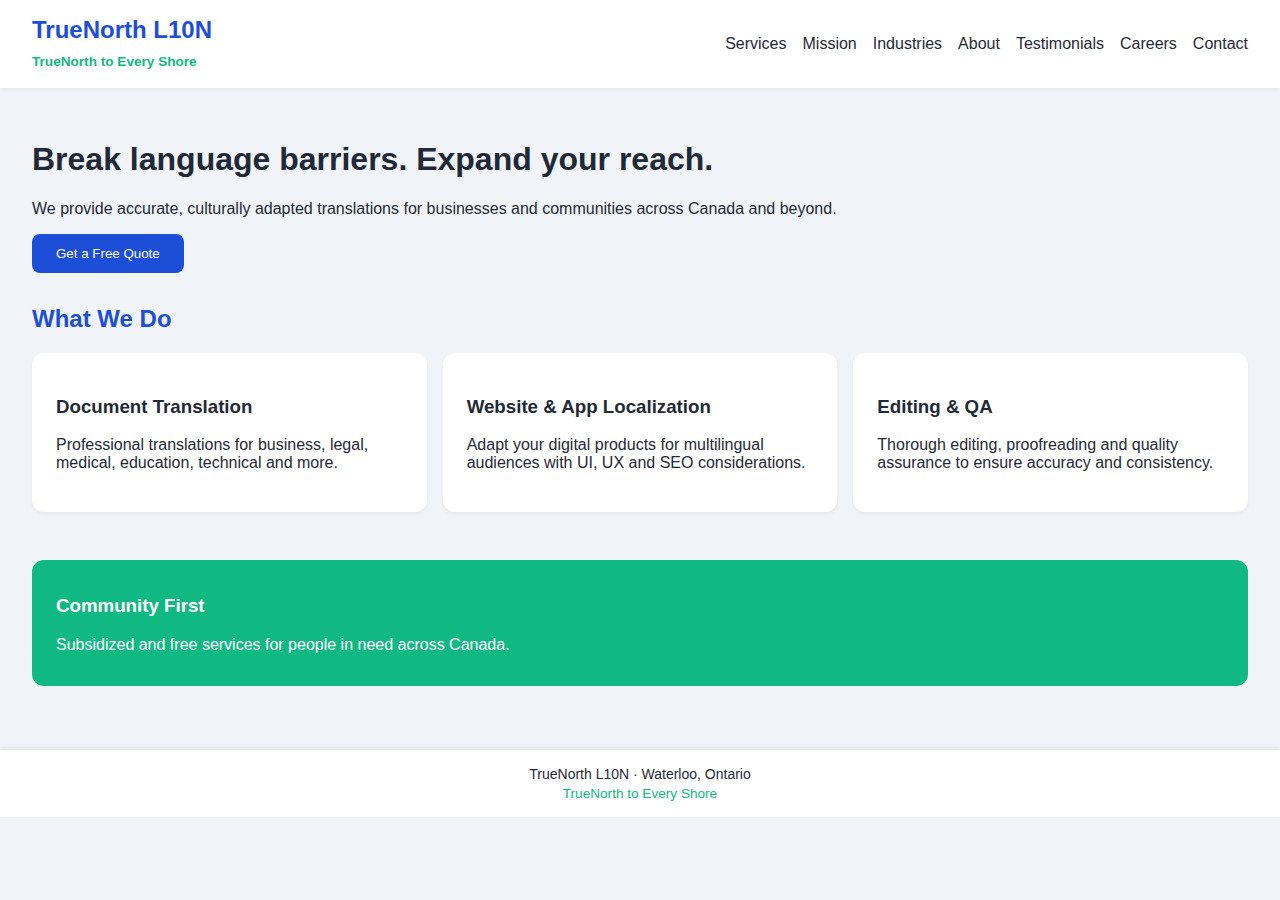
<file: index.html>
<!DOCTYPE html>
<html lang="en">
<head>
  <meta charset="UTF-8">
  <meta name="viewport" content="width=device-width, initial-scale=1.0">
  <title>TrueNorth L10N</title>
  <link rel="stylesheet" href="styles.css">
</head>
<body>
  <header>
    <nav>
      <div class="brand">TrueNorth L10N<br><span class="tagline">TrueNorth to Every Shore</span></div>
      <ul>
        <li><a href="services.html">Services</a></li>
        <li><a href="mission.html">Mission</a></li>
        <li><a href="industries.html">Industries</a></li>
        <li><a href="about.html">About</a></li>
        <li><a href="testimonials.html">Testimonials</a></li>
        <li><a href="careers.html">Careers</a></li>
        <li><a href="contact.html">Contact</a></li>
      </ul>
    </nav>
  </header>
  <main>
    <section class="section">
      <h1>Break language barriers. Expand your reach.</h1>
      <p>We provide accurate, culturally adapted translations for businesses and communities across Canada and beyond.</p>
      <p><a href="contact.html"><button>Get a Free Quote</button></a></p>
    </section>
    <section class="section">
      <h2>What We Do</h2>
      <div class="cards">
        <div class="card">
          <h3>Document Translation</h3>
          <p>Professional translations for business, legal, medical, education, technical and more.</p>
        </div>
        <div class="card">
          <h3>Website & App Localization</h3>
          <p>Adapt your digital products for multilingual audiences with UI, UX and SEO considerations.</p>
        </div>
        <div class="card">
          <h3>Editing & QA</h3>
          <p>Thorough editing, proofreading and quality assurance to ensure accuracy and consistency.</p>
        </div>
      </div>
    </section>
    <section class="section">
      <div class="community-card">
        <h3>Community First</h3>
        <p>Subsidized and free services for people in need across Canada.</p>
      </div>
    </section>
  </main>
  <footer class="footer">
    TrueNorth L10N &middot; Waterloo, Ontario<br>
    <span class="tagline">TrueNorth to Every Shore</span>
  </footer>
</body>
</html>
</file>
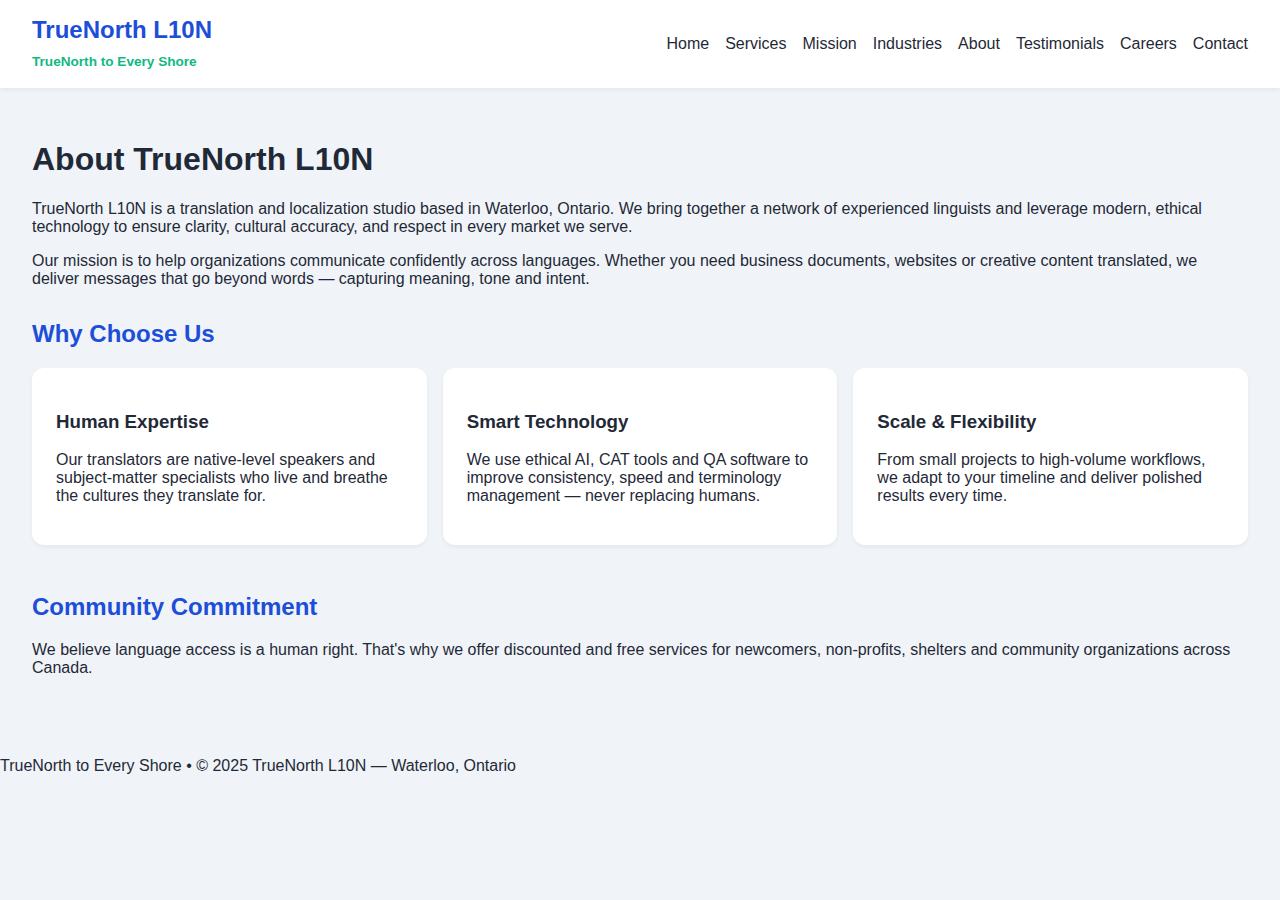
<file: about.html>
<!DOCTYPE html>
<html lang="en">
<head>
  <meta charset="UTF-8">
  <meta name="viewport" content="width=device-width, initial-scale=1.0">
  <title>About | TrueNorth L10N</title>
  <link rel="stylesheet" href="styles.css">
</head>
<body>
<header>
  <nav>
    <div class="brand">TrueNorth L10N<br><span class="tagline">TrueNorth to Every Shore</span></div>
    <ul>
      <li><a href="index.html">Home</a></li>
      <li><a href="services.html">Services</a></li>
      <li><a href="mission.html">Mission</a></li>
      <li><a href="industries.html">Industries</a></li>
      <li><a href="about.html">About</a></li>
      <li><a href="testimonials.html">Testimonials</a></li>
      <li><a href="careers.html">Careers</a></li>
      <li><a href="contact.html">Contact</a></li>
    </ul>
  </nav>
</header>
<main>
  <section class="section">
    <h1>About TrueNorth L10N</h1>
    <p>TrueNorth L10N is a translation and localization studio based in Waterloo, Ontario. We bring together a network of experienced linguists and leverage modern, ethical technology to ensure clarity, cultural accuracy, and respect in every market we serve.</p>
    <p>Our mission is to help organizations communicate confidently across languages. Whether you need business documents, websites or creative content translated, we deliver messages that go beyond words — capturing meaning, tone and intent.</p>
  </section>
  <section class="section">
    <h2>Why Choose Us</h2>
    <div class="cards">
      <div class="card">
        <h3>Human Expertise</h3>
        <p>Our translators are native-level speakers and subject-matter specialists who live and breathe the cultures they translate for.</p>
      </div>
      <div class="card">
        <h3>Smart Technology</h3>
        <p>We use ethical AI, CAT tools and QA software to improve consistency, speed and terminology management — never replacing humans.</p>
      </div>
      <div class="card">
        <h3>Scale & Flexibility</h3>
        <p>From small projects to high-volume workflows, we adapt to your timeline and deliver polished results every time.</p>
      </div>
    </div>
  </section>
  <section class="section">
    <h2>Community Commitment</h2>
    <p>We believe language access is a human right. That's why we offer discounted and free services for newcomers, non‑profits, shelters and community organizations across Canada.</p>
  </section>
</main>
<footer>
  <p>TrueNorth to Every Shore • © 2025 TrueNorth L10N — Waterloo, Ontario</p>
</footer>
</body>
</html>
</file>
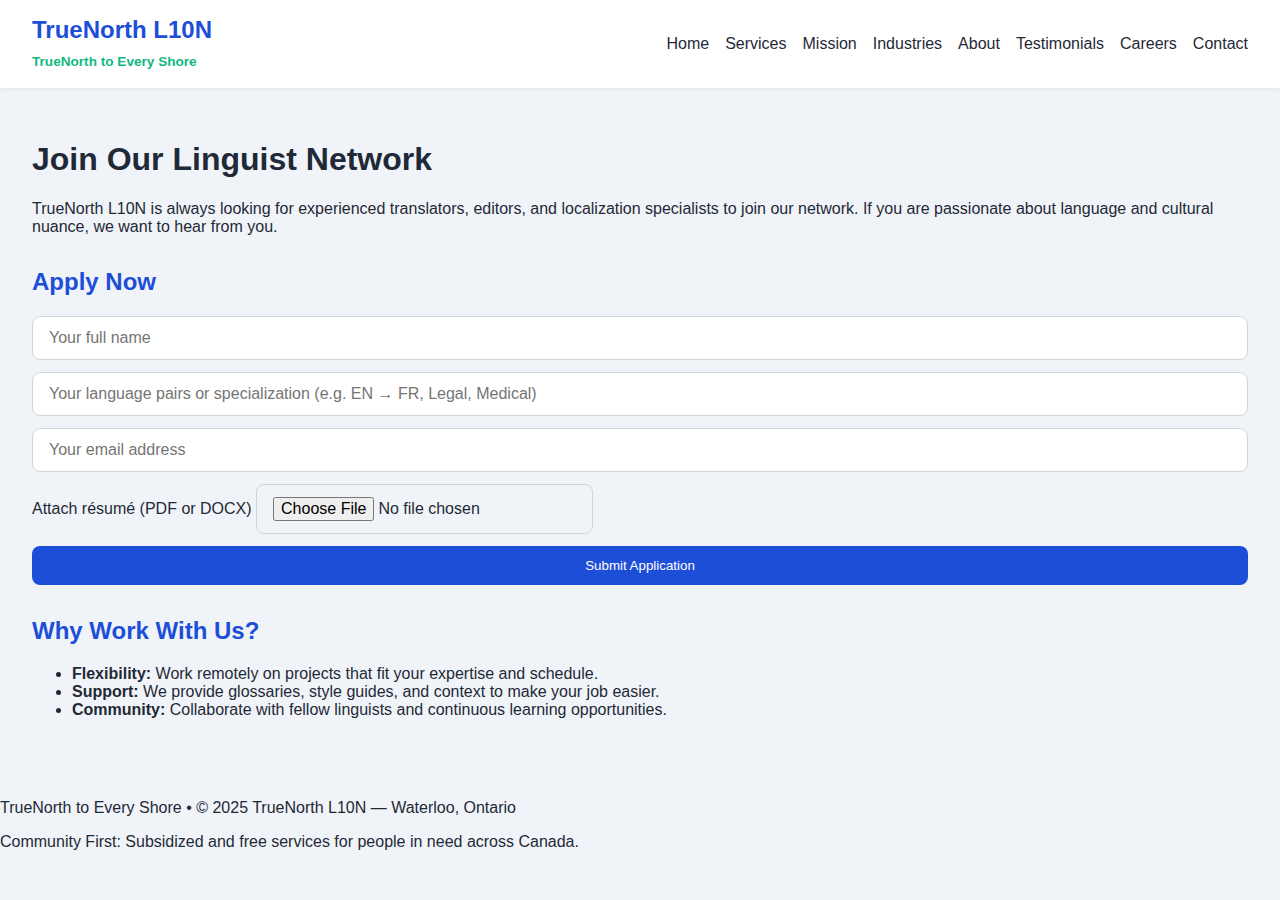
<file: careers.html>
<!DOCTYPE html>
<html lang="en">
<head>
    <meta charset="UTF-8">
    <meta name="viewport" content="width=device-width, initial-scale=1.0">
    <title>Careers | TrueNorth L10N</title>
    <link rel="stylesheet" href="styles.css">
</head>
<body>
<header>
    <nav>
        <div class="brand">TrueNorth L10N<br><span class="tagline">TrueNorth to Every Shore</span></div>
        <ul>
            <li><a href="index.html">Home</a></li>
            <li><a href="services.html">Services</a></li>
            <li><a href="mission.html">Mission</a></li>
            <li><a href="industries.html">Industries</a></li>
            <li><a href="about.html">About</a></li>
            <li><a href="testimonials.html">Testimonials</a></li>
            <li><a href="careers.html">Careers</a></li>
            <li><a href="contact.html">Contact</a></li>
        </ul>
    </nav>
</header>
<main>
    <section class="section">
        <h1>Join Our Linguist Network</h1>
        <p>TrueNorth L10N is always looking for experienced translators, editors, and localization specialists to join our network. If you are passionate about language and cultural nuance, we want to hear from you.</p>
    </section>
    <section class="section">
        <h2>Apply Now</h2>
        <form action="https://formspree.io/f/your-id" method="POST" enctype="multipart/form-data" style="display:grid;gap:12px">
            <input type="text" name="name" placeholder="Your full name" required>
            <input type="text" name="languages" placeholder="Your language pairs or specialization (e.g. EN → FR, Legal, Medical)" required>
            <input type="email" name="email" placeholder="Your email address" required>
            <label>Attach résumé (PDF or DOCX)
                <input type="file" name="resume" accept=".pdf,.doc,.docx" required>
            </label>
            <button class="btn primary" type="submit">Submit Application</button>
        </form>
    </section>
    <section class="section">
        <h2>Why Work With Us?</h2>
        <ul>
            <li><strong>Flexibility:</strong> Work remotely on projects that fit your expertise and schedule.</li>
            <li><strong>Support:</strong> We provide glossaries, style guides, and context to make your job easier.</li>
            <li><strong>Community:</strong> Collaborate with fellow linguists and continuous learning opportunities.</li>
        </ul>
    </section>
</main>
<footer>
    <p>TrueNorth to Every Shore • © 2025 TrueNorth L10N — Waterloo, Ontario</p>
    <p>Community First: Subsidized and free services for people in need across Canada.</p>
</footer>
</body>
</html>
</file>
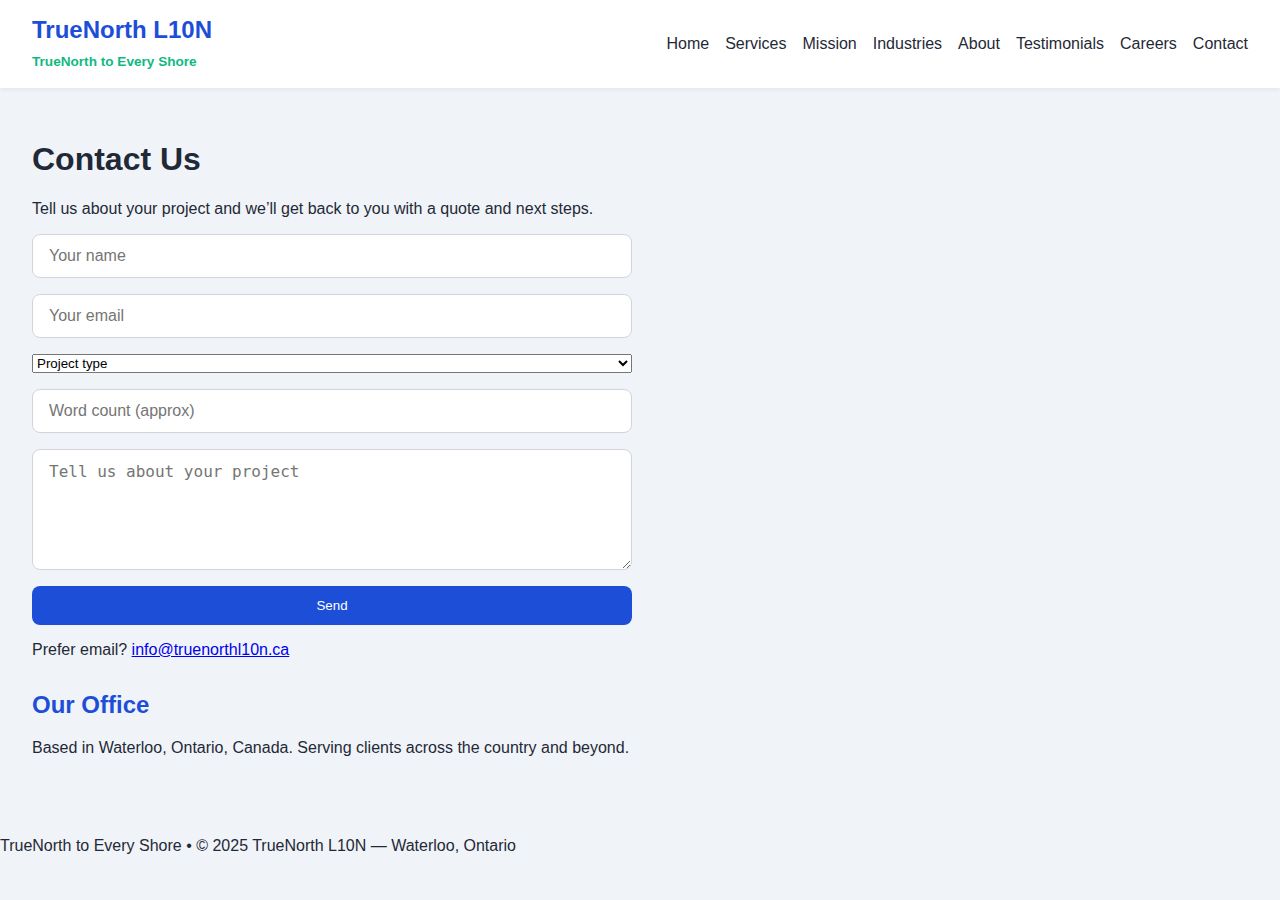
<file: contact.html>
<!DOCTYPE html>
<html lang="en">
<head>
  <meta charset="UTF-8">
  <meta name="viewport" content="width=device-width, initial-scale=1.0">
  <title>Contact | TrueNorth L10N</title>
  <link rel="stylesheet" href="styles.css">
</head>
<body>
<header>
  <nav>
    <div class="brand">TrueNorth L10N<br><span class="tagline">TrueNorth to Every Shore</span></div>
    <ul>
      <li><a href="index.html">Home</a></li>
      <li><a href="services.html">Services</a></li>
      <li><a href="mission.html">Mission</a></li>
      <li><a href="industries.html">Industries</a></li>
      <li><a href="about.html">About</a></li>
      <li><a href="testimonials.html">Testimonials</a></li>
      <li><a href="careers.html">Careers</a></li>
      <li><a href="contact.html">Contact</a></li>
    </ul>
  </nav>
</header>
<main>
  <section class="section">
    <h1>Contact Us</h1>
    <p>Tell us about your project and we’ll get back to you with a quote and next steps.</p>
    <form action="https://formspree.io/f/your-id" method="POST" style="display:grid;gap:1rem;max-width:600px">
      <input type="text" name="name" placeholder="Your name" required>
      <input type="email" name="email" placeholder="Your email" required>
      <select name="project_type" required>
        <option value="" disabled selected>Project type</option>
        <option value="document">Document translation</option>
        <option value="website">Website/App localization</option>
        <option value="marketing">Marketing & Creative</option>
        <option value="ecommerce">eCommerce/Product</option>
        <option value="editing">Editing & QA</option>
        <option value="other">Other</option>
      </select>
      <input type="number" name="wordcount" placeholder="Word count (approx)" min="0">
      <textarea name="details" placeholder="Tell us about your project" rows="5" required></textarea>
      <button type="submit">Send</button>
    </form>
    <p>Prefer email? <a href="mailto:info@truenorthl10n.ca">info@truenorthl10n.ca</a></p>
  </section>
  <section class="section">
    <h2>Our Office</h2>
    <p>Based in Waterloo, Ontario, Canada. Serving clients across the country and beyond.</p>
  </section>
</main>
<footer>
  <p>TrueNorth to Every Shore • © 2025 TrueNorth L10N — Waterloo, Ontario</p>
</footer>
</body>
</html>
</file>
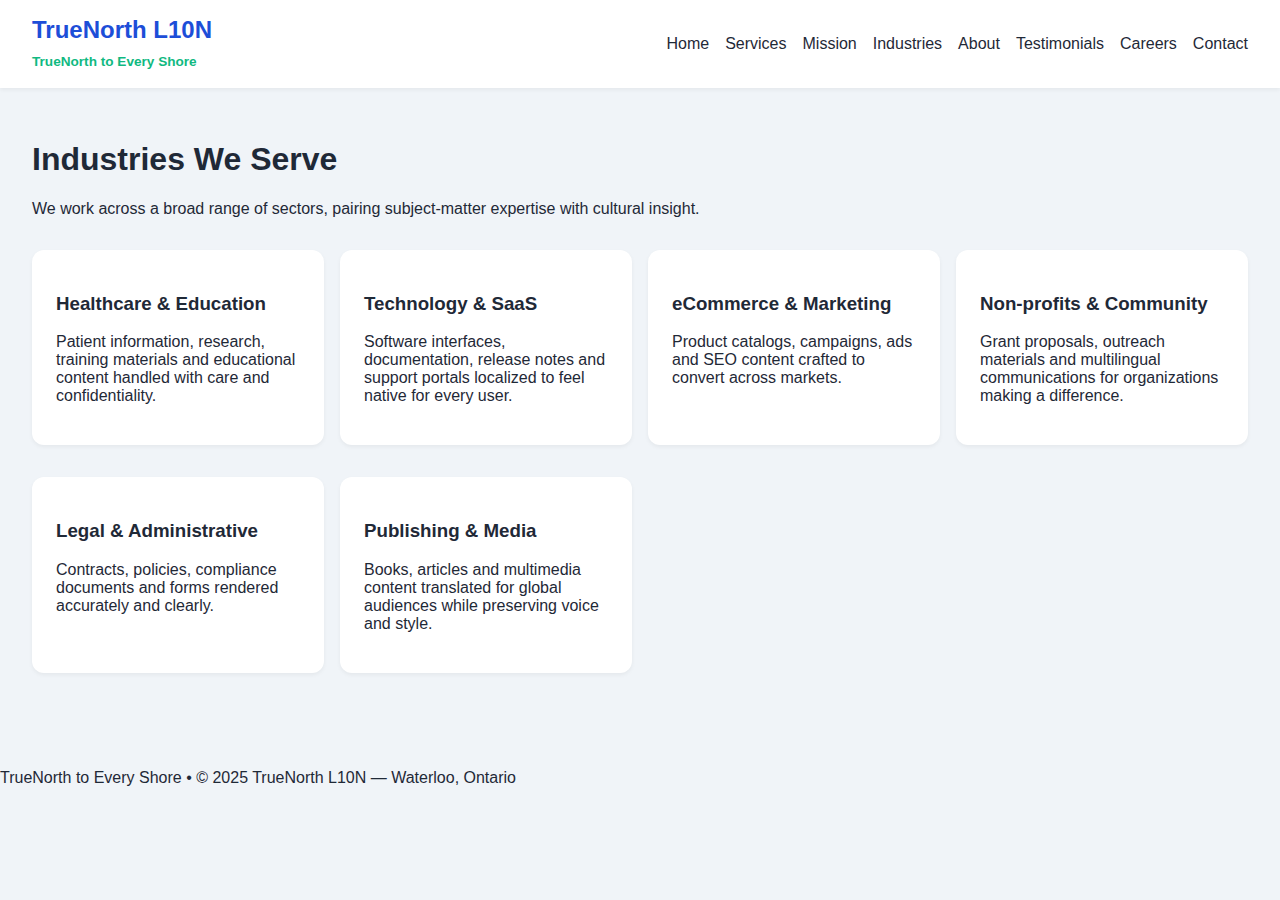
<file: industries.html>
<!DOCTYPE html>
<html lang="en">
<head>
  <meta charset="UTF-8">
  <meta name="viewport" content="width=device-width, initial-scale=1.0">
  <title>Industries | TrueNorth L10N</title>
  <link rel="stylesheet" href="styles.css">
</head>
<body>
<header>
  <nav>
    <div class="brand">TrueNorth L10N<br><span class="tagline">TrueNorth to Every Shore</span></div>
    <ul>
      <li><a href="index.html">Home</a></li>
      <li><a href="services.html">Services</a></li>
      <li><a href="mission.html">Mission</a></li>
      <li><a href="industries.html">Industries</a></li>
      <li><a href="about.html">About</a></li>
      <li><a href="testimonials.html">Testimonials</a></li>
      <li><a href="careers.html">Careers</a></li>
      <li><a href="contact.html">Contact</a></li>
    </ul>
  </nav>
</header>
<main>
  <section class="section">
    <h1>Industries We Serve</h1>
    <p>We work across a broad range of sectors, pairing subject‑matter expertise with cultural insight.</p>
  </section>
  <section class="section">
    <div class="cards">
      <div class="card">
        <h3>Healthcare & Education</h3>
        <p>Patient information, research, training materials and educational content handled with care and confidentiality.</p>
      </div>
      <div class="card">
        <h3>Technology & SaaS</h3>
        <p>Software interfaces, documentation, release notes and support portals localized to feel native for every user.</p>
      </div>
      <div class="card">
        <h3>eCommerce & Marketing</h3>
        <p>Product catalogs, campaigns, ads and SEO content crafted to convert across markets.</p>
      </div>
      <div class="card">
        <h3>Non‑profits & Community</h3>
        <p>Grant proposals, outreach materials and multilingual communications for organizations making a difference.</p>
      </div>
      <div class="card">
        <h3>Legal & Administrative</h3>
        <p>Contracts, policies, compliance documents and forms rendered accurately and clearly.</p>
      </div>
      <div class="card">
        <h3>Publishing & Media</h3>
        <p>Books, articles and multimedia content translated for global audiences while preserving voice and style.</p>
      </div>
    </div>
  </section>
</main>
<footer>
  <p>TrueNorth to Every Shore • © 2025 TrueNorth L10N — Waterloo, Ontario</p>
</footer>
</body>
</html>
</file>
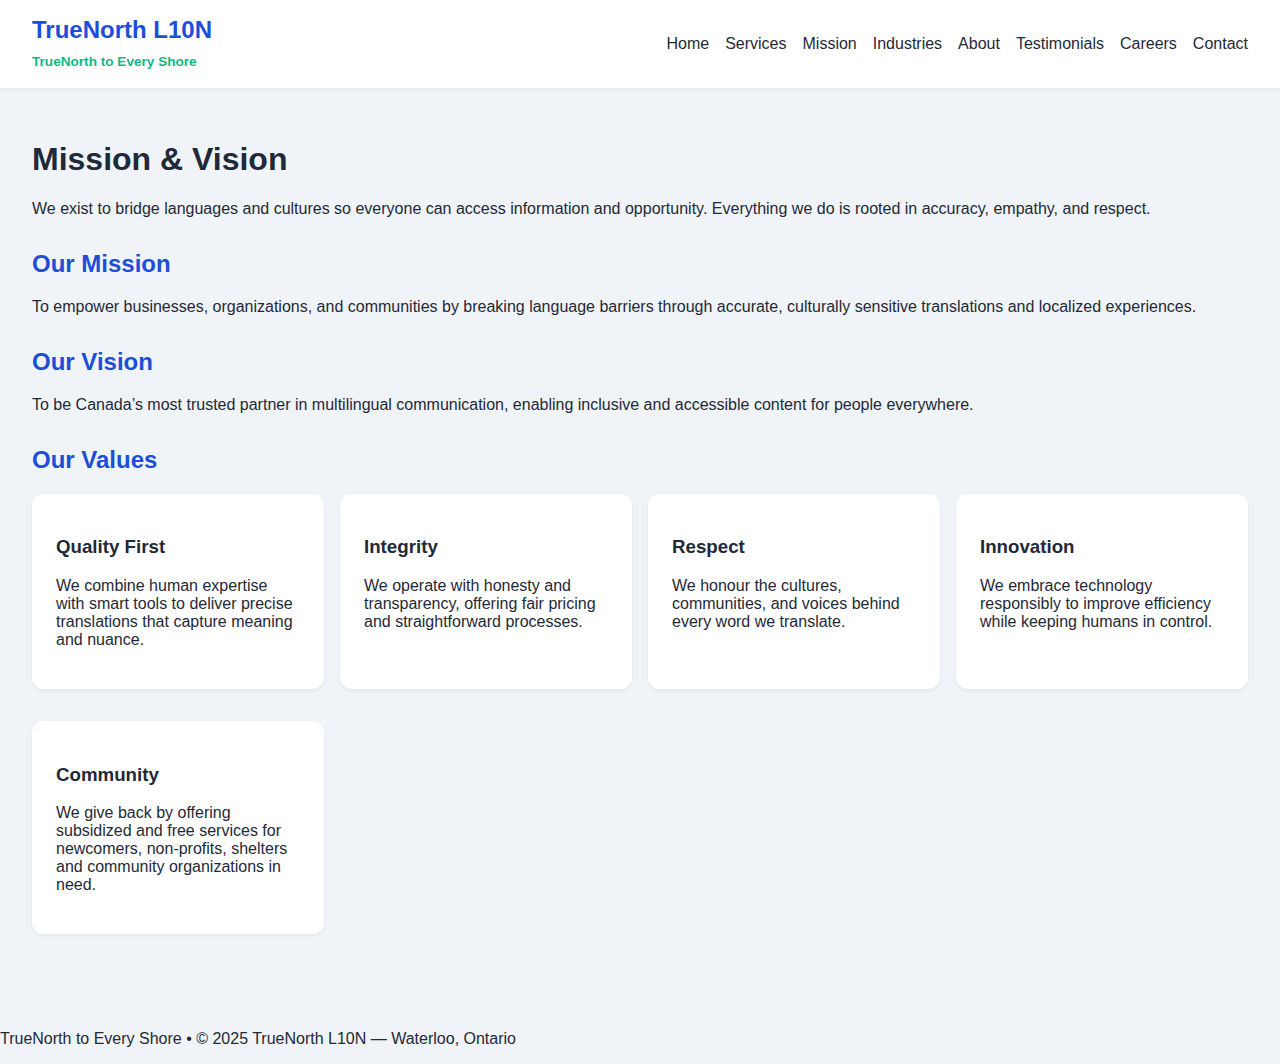
<file: mission.html>
<!DOCTYPE html>
<html lang="en">
<head>
  <meta charset="UTF-8">
  <meta name="viewport" content="width=device-width, initial-scale=1.0">
  <title>Mission & Vision | TrueNorth L10N</title>
  <link rel="stylesheet" href="styles.css">
</head>
<body>
<header>
  <nav>
    <div class="brand">TrueNorth L10N<br><span class="tagline">TrueNorth to Every Shore</span></div>
    <ul>
      <li><a href="index.html">Home</a></li>
      <li><a href="services.html">Services</a></li>
      <li><a href="mission.html">Mission</a></li>
      <li><a href="industries.html">Industries</a></li>
      <li><a href="about.html">About</a></li>
      <li><a href="testimonials.html">Testimonials</a></li>
      <li><a href="careers.html">Careers</a></li>
      <li><a href="contact.html">Contact</a></li>
    </ul>
  </nav>
</header>
<main>
  <section class="section">
    <h1>Mission & Vision</h1>
    <p>We exist to bridge languages and cultures so everyone can access information and opportunity. Everything we do is rooted in accuracy, empathy, and respect.</p>
  </section>
  <section class="section">
    <h2>Our Mission</h2>
    <p>To empower businesses, organizations, and communities by breaking language barriers through accurate, culturally sensitive translations and localized experiences.</p>
  </section>
  <section class="section">
    <h2>Our Vision</h2>
    <p>To be Canada’s most trusted partner in multilingual communication, enabling inclusive and accessible content for people everywhere.</p>
  </section>
  <section class="section">
    <h2>Our Values</h2>
    <div class="cards">
      <div class="card">
        <h3>Quality First</h3>
        <p>We combine human expertise with smart tools to deliver precise translations that capture meaning and nuance.</p>
      </div>
      <div class="card">
        <h3>Integrity</h3>
        <p>We operate with honesty and transparency, offering fair pricing and straightforward processes.</p>
      </div>
      <div class="card">
        <h3>Respect</h3>
        <p>We honour the cultures, communities, and voices behind every word we translate.</p>
      </div>
      <div class="card">
        <h3>Innovation</h3>
        <p>We embrace technology responsibly to improve efficiency while keeping humans in control.</p>
      </div>
      <div class="card">
        <h3>Community</h3>
        <p>We give back by offering subsidized and free services for newcomers, non‑profits, shelters and community organizations in need.</p>
      </div>
    </div>
  </section>
</main>
<footer>
  <p>TrueNorth to Every Shore • © 2025 TrueNorth L10N — Waterloo, Ontario</p>
</footer>
</body>
</html>
</file>
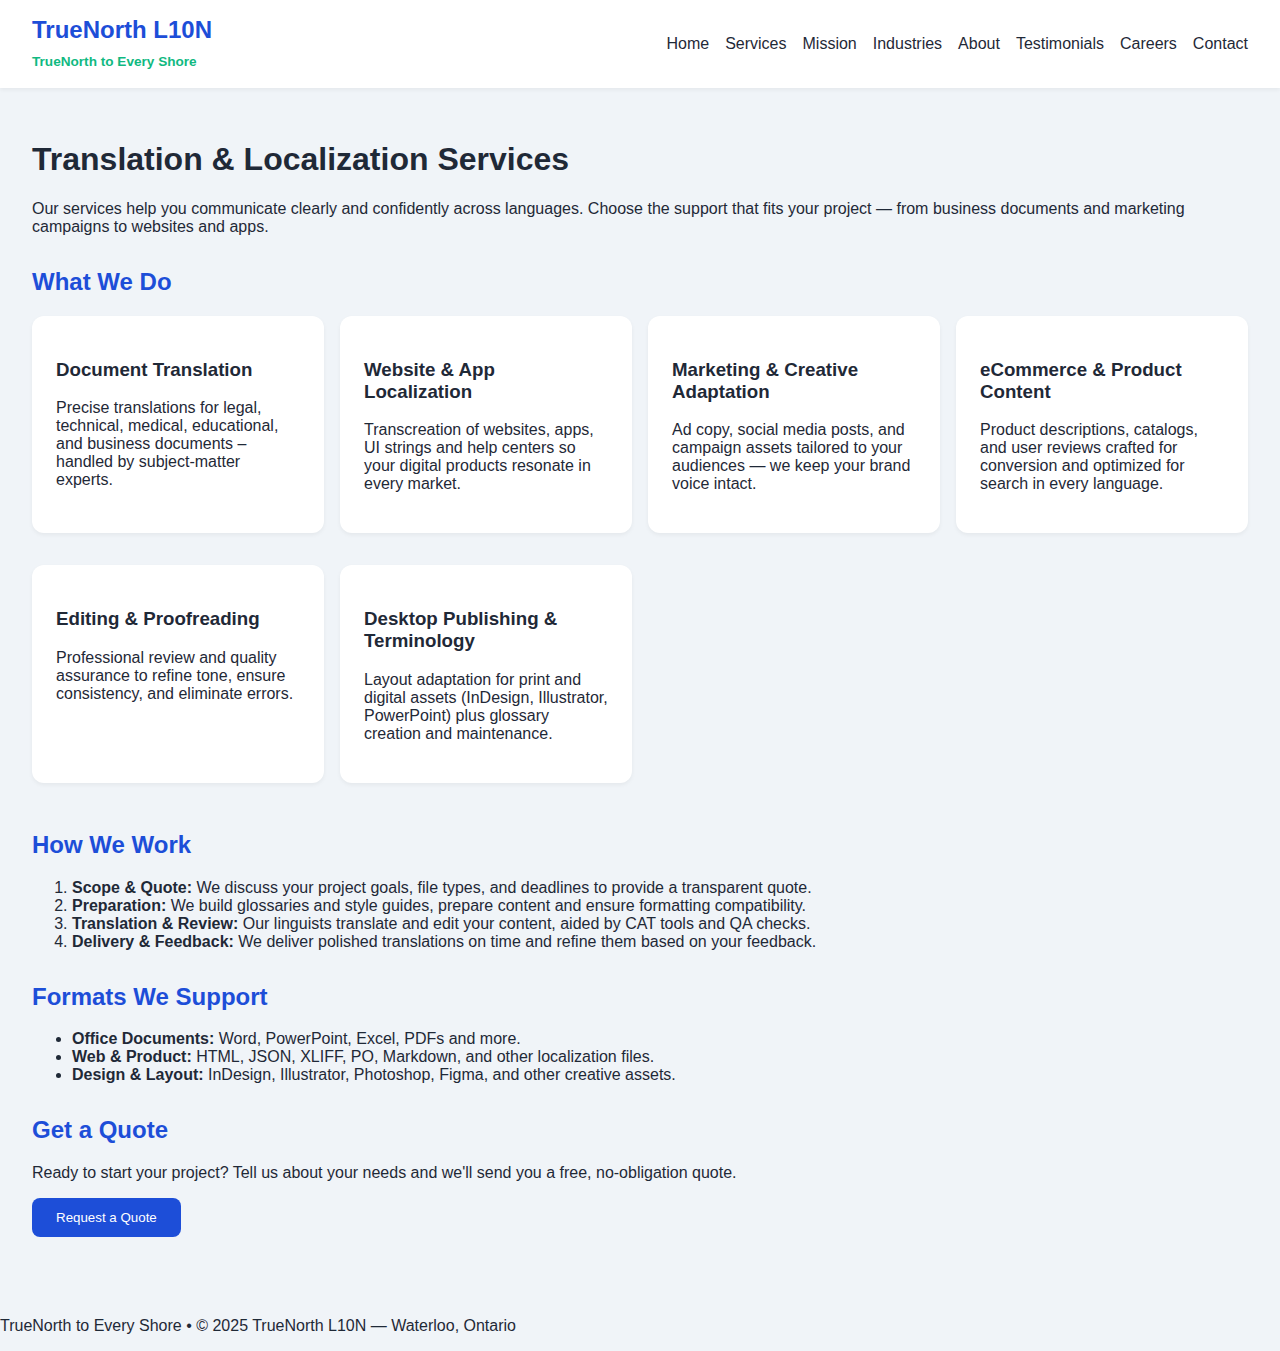
<file: services.html>
<!DOCTYPE html>
<html lang="en">
<head>
  <meta charset="UTF-8">
  <meta name="viewport" content="width=device-width, initial-scale=1.0">
  <title>Services | TrueNorth L10N</title>
  <link rel="stylesheet" href="styles.css">
</head>
<body>
  <header>
    <nav>
      <div class="brand">TrueNorth L10N<br><span class="tagline">TrueNorth to Every Shore</span></div>
      <ul>
        <li><a href="index.html">Home</a></li>
        <li><a href="services.html">Services</a></li>
        <li><a href="mission.html">Mission</a></li>
        <li><a href="industries.html">Industries</a></li>
        <li><a href="about.html">About</a></li>
        <li><a href="testimonials.html">Testimonials</a></li>
        <li><a href="careers.html">Careers</a></li>
        <li><a href="contact.html">Contact</a></li>
      </ul>
    </nav>
  </header>
  <main>
    <section class="section">
      <h1>Translation & Localization Services</h1>
      <p>Our services help you communicate clearly and confidently across languages. Choose the support that fits your project — from business documents and marketing campaigns to websites and apps.</p>
    </section>
    <section class="section">
      <h2>What We Do</h2>
      <div class="cards">
        <div class="card">
          <h3>Document Translation</h3>
          <p>Precise translations for legal, technical, medical, educational, and business documents – handled by subject-matter experts.</p>
        </div>
        <div class="card">
          <h3>Website & App Localization</h3>
          <p>Transcreation of websites, apps, UI strings and help centers so your digital products resonate in every market.</p>
        </div>
        <div class="card">
          <h3>Marketing & Creative Adaptation</h3>
          <p>Ad copy, social media posts, and campaign assets tailored to your audiences — we keep your brand voice intact.</p>
        </div>
        <div class="card">
          <h3>eCommerce & Product Content</h3>
          <p>Product descriptions, catalogs, and user reviews crafted for conversion and optimized for search in every language.</p>
        </div>
        <div class="card">
          <h3>Editing & Proofreading</h3>
          <p>Professional review and quality assurance to refine tone, ensure consistency, and eliminate errors.</p>
        </div>
        <div class="card">
          <h3>Desktop Publishing & Terminology</h3>
          <p>Layout adaptation for print and digital assets (InDesign, Illustrator, PowerPoint) plus glossary creation and maintenance.</p>
        </div>
      </div>
    </section>
    <section class="section">
      <h2>How We Work</h2>
      <ol>
        <li><strong>Scope & Quote:</strong> We discuss your project goals, file types, and deadlines to provide a transparent quote.</li>
        <li><strong>Preparation:</strong> We build glossaries and style guides, prepare content and ensure formatting compatibility.</li>
        <li><strong>Translation & Review:</strong> Our linguists translate and edit your content, aided by CAT tools and QA checks.</li>
        <li><strong>Delivery & Feedback:</strong> We deliver polished translations on time and refine them based on your feedback.</li>
      </ol>
    </section>
    <section class="section">
      <h2>Formats We Support</h2>
      <ul>
        <li><strong>Office Documents:</strong> Word, PowerPoint, Excel, PDFs and more.</li>
        <li><strong>Web & Product:</strong> HTML, JSON, XLIFF, PO, Markdown, and other localization files.</li>
        <li><strong>Design & Layout:</strong> InDesign, Illustrator, Photoshop, Figma, and other creative assets.</li>
      </ul>
    </section>
    <section class="section">
      <h2>Get a Quote</h2>
      <p>Ready to start your project? Tell us about your needs and we'll send you a free, no-obligation quote.</p>
      <a href="contact.html"><button>Request a Quote</button></a>
    </section>
  </main>
  <footer>
    <p>TrueNorth to Every Shore • © 2025 TrueNorth L10N — Waterloo, Ontario</p>
  </footer>
</body>
</html>
</file>
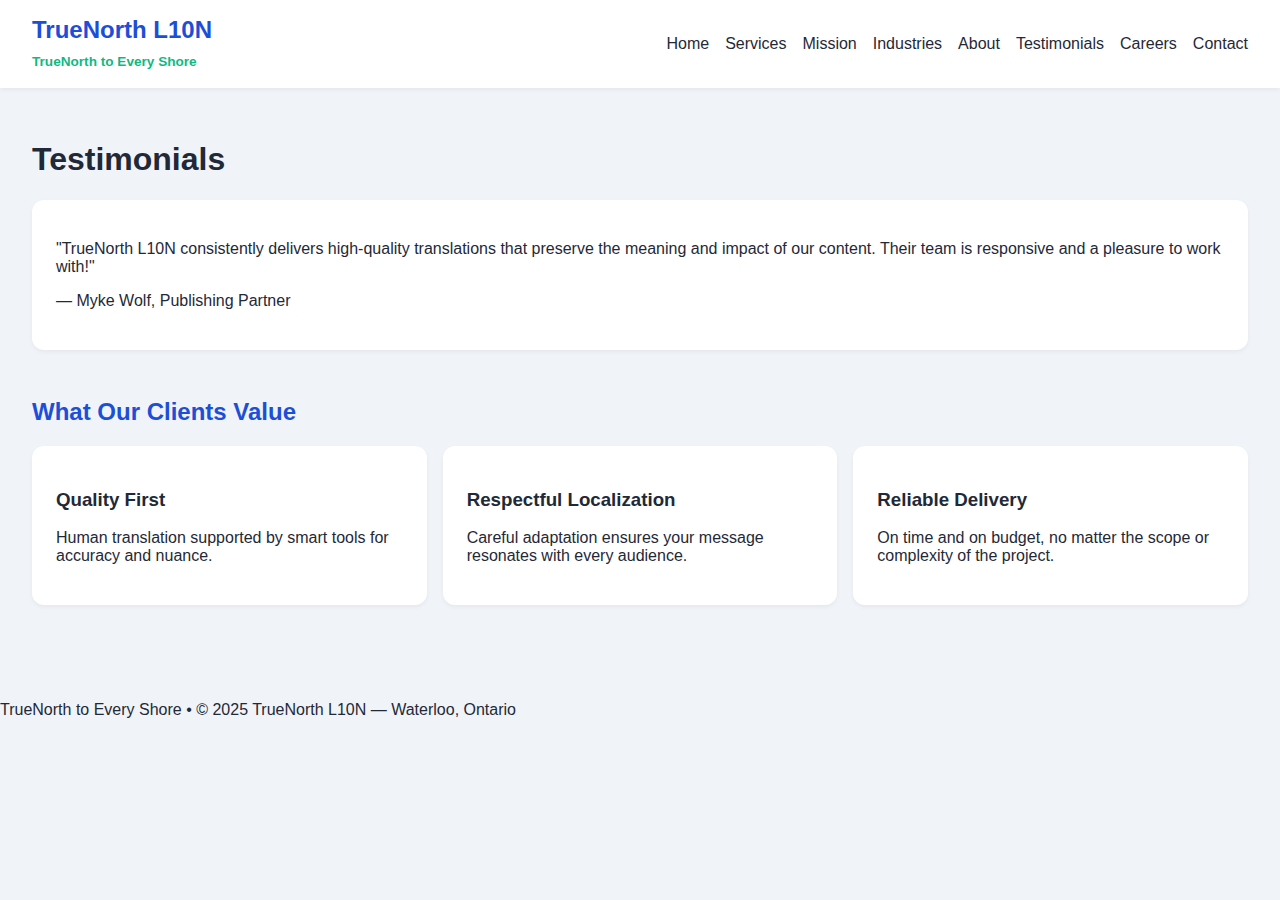
<file: testimonials.html>
<!DOCTYPE html>
<html lang="en">
<head>
  <meta charset="UTF-8">
  <meta name="viewport" content="width=device-width, initial-scale=1.0">
  <title>Testimonials | TrueNorth L10N</title>
  <link rel="stylesheet" href="styles.css">
</head>
<body>
<header>
  <nav>
    <div class="brand">TrueNorth L10N<br><span class="tagline">TrueNorth to Every Shore</span></div>
    <ul>
      <li><a href="index.html">Home</a></li>
      <li><a href="services.html">Services</a></li>
      <li><a href="mission.html">Mission</a></li>
      <li><a href="industries.html">Industries</a></li>
      <li><a href="about.html">About</a></li>
      <li><a href="testimonials.html">Testimonials</a></li>
      <li><a href="careers.html">Careers</a></li>
      <li><a href="contact.html">Contact</a></li>
    </ul>
  </nav>
</header>
<main>
  <section class="section">
    <h1>Testimonials</h1>
    <div class="cards">
      <div class="card">
        <p>"TrueNorth L10N consistently delivers high-quality translations that preserve the meaning and impact of our content. Their team is responsive and a pleasure to work with!"</p>
        <p class="muted">— Myke Wolf, Publishing Partner</p>
      </div>
    </div>
  </section>
  <section class="section">
    <h2>What Our Clients Value</h2>
    <div class="cards">
      <div class="card">
        <h3>Quality First</h3>
        <p>Human translation supported by smart tools for accuracy and nuance.</p>
      </div>
      <div class="card">
        <h3>Respectful Localization</h3>
        <p>Careful adaptation ensures your message resonates with every audience.</p>
      </div>
      <div class="card">
        <h3>Reliable Delivery</h3>
        <p>On time and on budget, no matter the scope or complexity of the project.</p>
      </div>
    </div>
  </section>
</main>
<footer>
  <p>TrueNorth to Every Shore • © 2025 TrueNorth L10N — Waterloo, Ontario</p>
</footer>
</body>
</html>
</file>
<file: styles.css>
:root {
  --primary-color: #1d4ed8;
  --secondary-color: #10b981;
  --text-color: #1f2937;
  --bg-color: #f0f4f8;
}
body {
  margin: 0;
  font-family: sans-serif;
  background: var(--bg-color);
  color: var(--text-color);
}
header nav {
  display: flex;
  align-items: center;
  justify-content: space-between;
  padding: 1rem 2rem;
  background: #fff;
  box-shadow: 0 2px 4px rgba(0,0,0,.05);
}
.brand {
  font-size: 1.5rem;
  font-weight: 700;
  color: var(--primary-color);
}
.tagline {
  font-size: .85rem;
  color: var(--secondary-color);
}
nav ul {
  list-style: none;
  display: flex;
  gap: 1rem;
}
nav a {
  text-decoration: none;
  color: var(--text-color);
  font-weight: 500;
}
nav a:hover {
  color: var(--primary-color);
}
main {
  padding: 2rem;
}
.section {
  margin-bottom: 2rem;
}
.card {
  background: #fff;
  padding: 1.5rem;
  border-radius: 0.75rem;
  box-shadow: 0 2px 4px rgba(0,0,0,.05);
  margin-bottom: 1rem;
}
.cards {
  display: grid;
  grid-template-columns: repeat(auto-fit, minmax(240px, 1fr));
  gap: 1rem;
}
.footer {
  background: #fff;
  padding: 1rem 2rem;
  text-align: center;
  font-size: .875rem;
  color: var(--text-color);
  box-shadow: 0 -2px 4px rgba(0,0,0,.05);
}
.footer .tagline {
  display: block;
  margin-top: .25rem;
  color: var(--secondary-color);
}
form {
  display: grid;
  gap: 1rem;
}
input[type="text"],
input[type="email"],
input[type="number"],
textarea,
input[type="file"] {
  padding: .75rem 1rem;
  border: 1px solid #d1d5db;
  border-radius: 0.5rem;
  font-size: 1rem;
}
button {
  padding: .75rem 1.5rem;
  background: var(--primary-color);
  color: #fff;
  border: none;
  border-radius: 0.5rem;
  cursor: pointer;
}
button:hover {
  background: var(--secondary-color);
}
h2 {
  color: var(--primary-color);
}
.community-card {
  background: var(--secondary-color);
  color: #fff;
  padding: 1rem 1.5rem;
  border-radius: 0.75rem;
}
</file>
